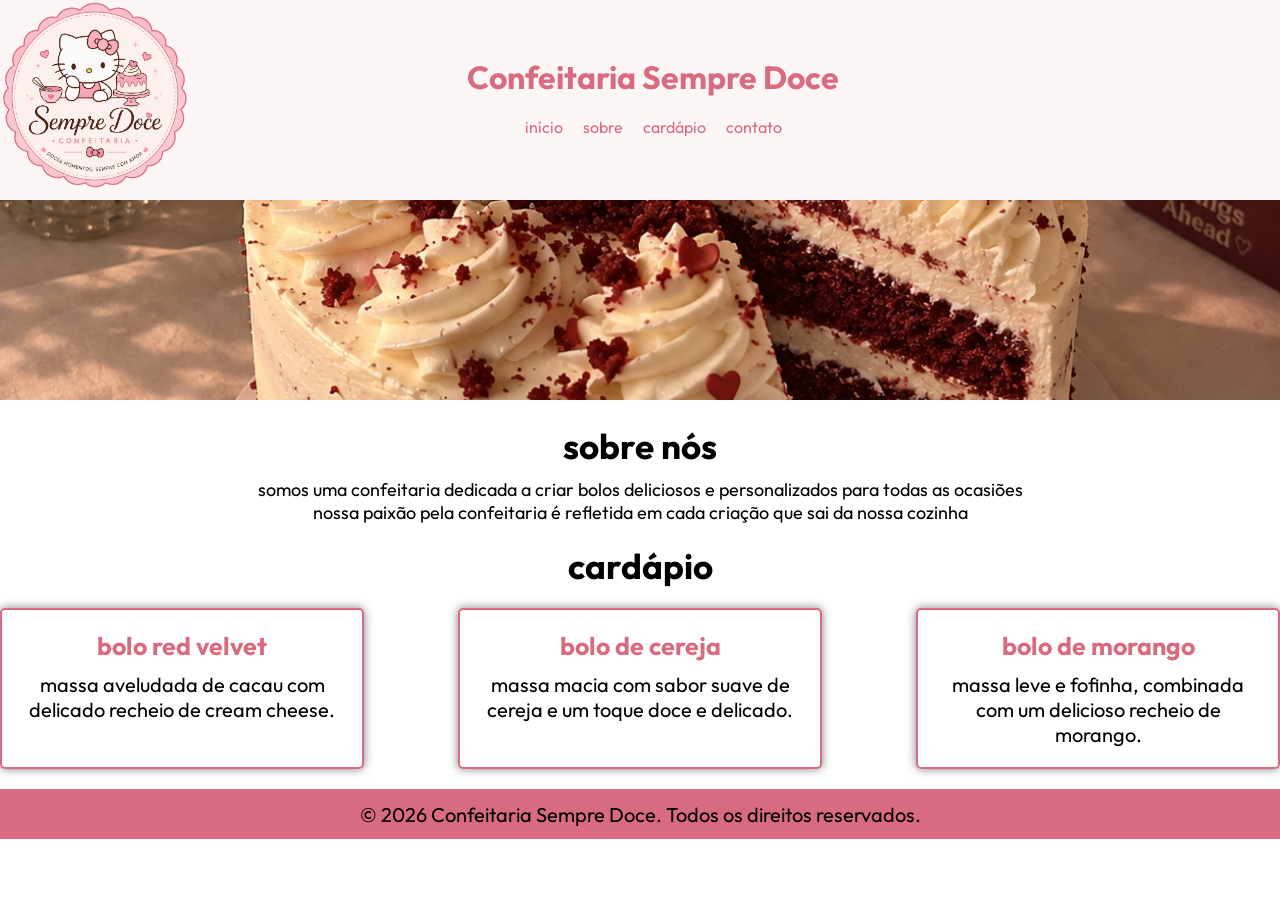
<file: index.html>
<!DOCTYPE html>
<html lang="pt-BR">

<head>
    <meta charset="UTF-8">
    <meta name="viewport" content="width=device-width, initial-scale=1.0">
    <title>home</title>
    <link rel="stylesheet" href="css/index.css">
    <link rel="preconnect" href="https://fonts.googleapis.com">
    <link rel="preconnect" href="https://fonts.gstatic.com" crossorigin>
    <link href="https://fonts.googleapis.com/css2?family=Outfit:wght@100..900&display=swap" rel="stylesheet">
</head>

<body>
    <header>
        <div class="div-logo">
            <img class="logotipo" src="img/logo.png.png" alt="logotipo da confeitaria">
        </div>
        <div class="div-menu">
            <h1>
                Confeitaria Sempre Doce
            </h1>

            <br />

            <nav>
                <ul>
                    <li>
                        <a href="index.html">início</a>
                    </li>
                    <li>
                        <a href="pages/sobre.html">sobre</a>
                    </li>
                    <li>
                        <a href="pages/cardapio.html">cardápio</a>
                    </li>
                    <li>
                        <a href="pages/contato.html">contato</a>
                    </li>
                </ul>
            </nav>
        </div>
        <div class="div-logo"></div>
    </header>


    <img id="img" class="img-bolo" src="img/bolo1.png" alt="">

    <section class="sobre">
        <h2>sobre nós</h2>
        <p>
            somos uma confeitaria dedicada a criar
            bolos deliciosos e personalizados para todas as
            ocasiões <br>
            nossa paixão pela confeitaria é refletida em cada
            criação que sai da nossa cozinha
        </p>
    </section>

    <section class="sobre">
        <h2>cardápio</h2>
        <div class="menu-cardapio-itens">
            <div class="menu-cardapio-item">
                <h3>bolo red velvet</h3>
                <p>
                    massa aveludada de cacau com delicado recheio de cream cheese.
                </p>
            </div>

            <div class="menu-cardapio-item">
                <h3>bolo de cereja</h3>
                <p>
                    massa macia com sabor suave de cereja e um toque doce e delicado.
                </p>
            </div>

            <div class="menu-cardapio-item">
                <h3>bolo de morango</h3>
                <p>
                    massa leve e fofinha, combinada com um delicioso recheio de morango.
                </p>
            </div>
        </div>

    </section>

    <footer>
        &copy; 2026 Confeitaria Sempre Doce. Todos os direitos reservados.
    </footer>


</body>
<script src="js/index.js"></script>

</html>
</file>
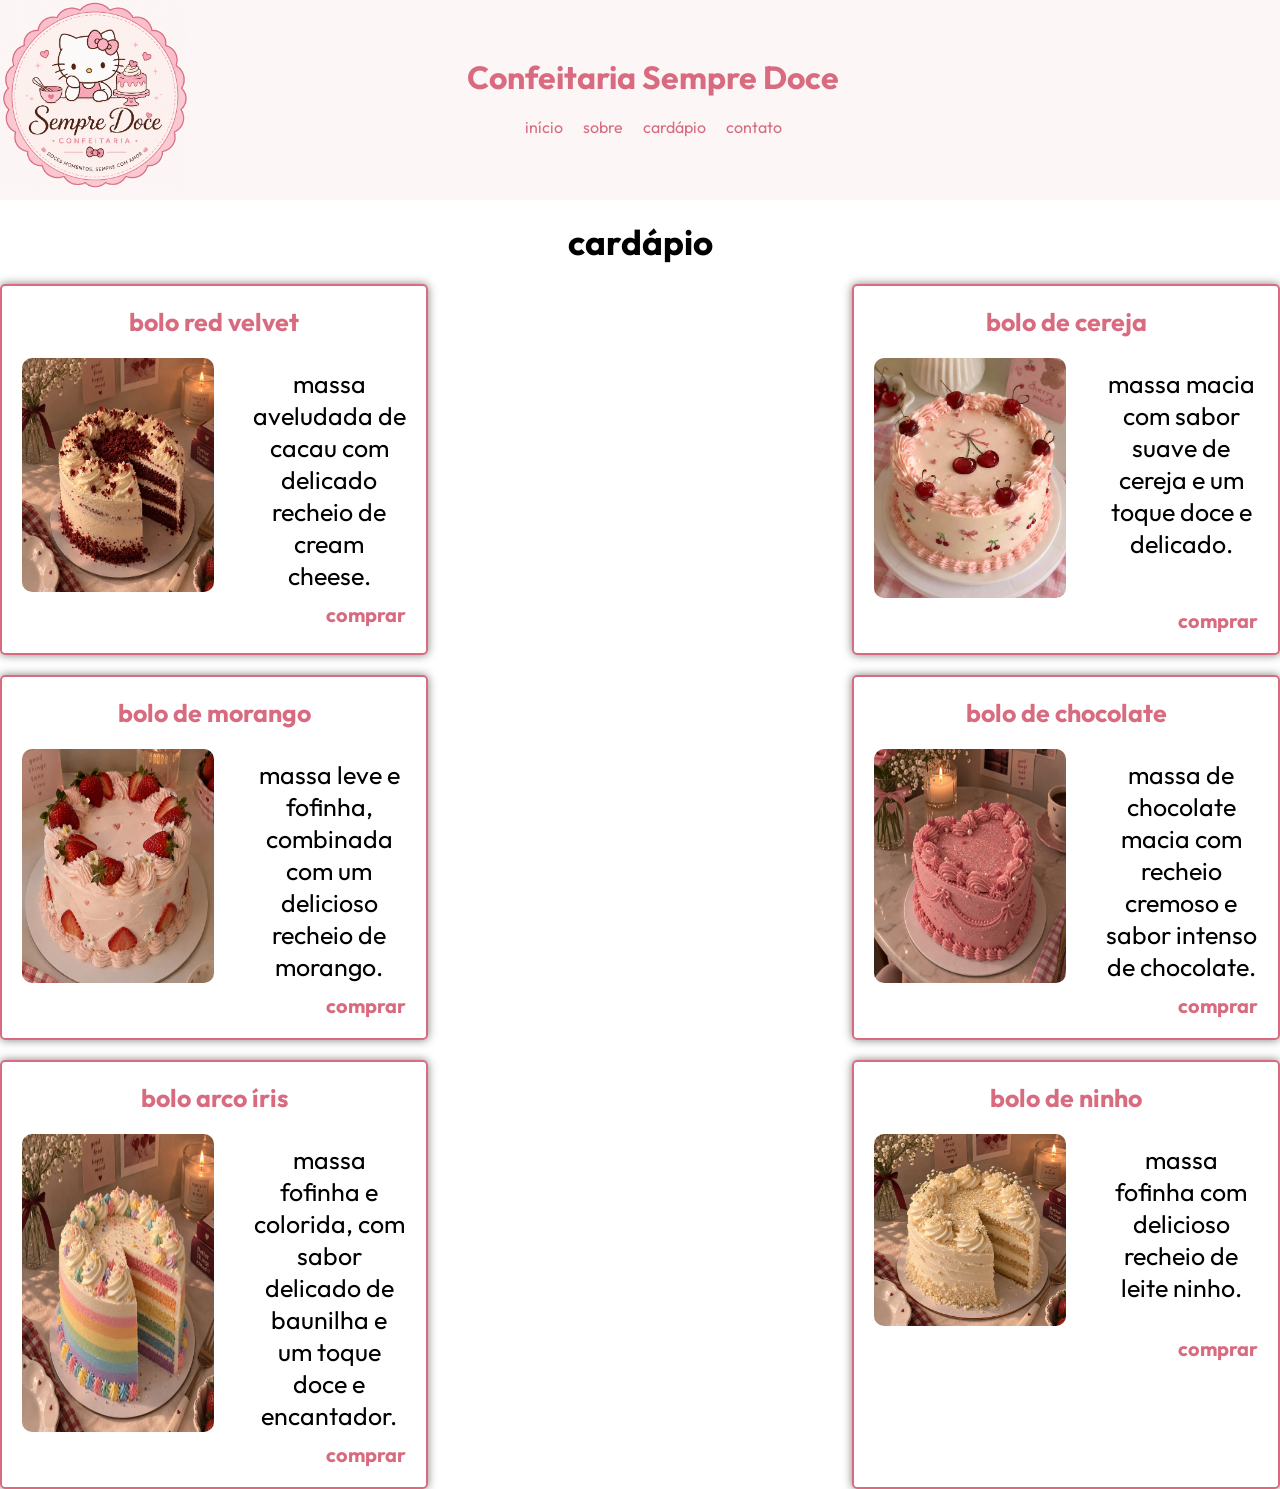
<file: pages/cardapio.html>
<!DOCTYPE html>
<html lang="pt-BR">

<head>
    <meta charset="UTF-8">
    <meta name="viewport" content="width=device-width, initial-scale=1.0">
    <title>cardápio</title>

    <link rel="stylesheet" href="../css/index.css">
    <link rel="stylesheet" href="../css/cardapio.css">

    <link rel="preconnect" href="https://fonts.googleapis.com">
    <link rel="preconnect" href="https://fonts.gstatic.com" crossorigin>
    <link href="https://fonts.googleapis.com/css2?family=Outfit:wght@100..900&display=swap" rel="stylesheet">
</head>

<body>
    <header>
        <div class="div-logo">
            <img class="logotipo" src="../img/logo.png.png" alt="logotipo da confeitaria">
        </div>
        <div class="div-menu">
            <h1>
                Confeitaria Sempre Doce
            </h1>

            <br />

            <nav>
                <ul>
                    <li>
                        <a href="../index.html">início</a>
                    </li>
                    <li>
                        <a href="pages/sobre.html">sobre</a>
                    </li>
                    <li>
                        <a href="cardapio.html">cardápio</a>
                    </li>
                    <li>
                        <a href="pages/contato.html">contato</a>
                    </li>
                </ul>
            </nav>
        </div>
        <div class="div-logo"></div>
    </header>

    <section class="sobre">
        <h2>cardápio</h2>
        <div class="menu-cardapio-itens">
            <div class="menu-cardapio-item">
                <h3>bolo red velvet</h3>

                <div class="div-card">
                    <img class="img-cardapio" src="../img/bolo1.png" alt="bolo red velvet">


                    <p>
                        massa aveludada de cacau com delicado recheio de cream cheese.
                    </p>
                </div>

                <div class="reservar">

                    <button class ="button-reserva" onclick="abrir()">
                        comprar
                    </button>

                </div>
            </div>

            <div class="menu-cardapio-item">
                <h3>bolo de cereja</h3>

                <div class="div-card">
                    <img class="img-cardapio" src="../img/bolo2.png" alt="bolo de cereja">


                    <p>
                        massa macia com sabor suave de cereja e um toque doce e delicado.
                    </p>
                </div>

                <div class="reservar">

                    <button class ="button-reserva" onclick="abrir()">
                        comprar
                    </button>

                </div>
            </div>


            <div class="menu-cardapio-item">
                <h3>bolo de morango</h3>
                <div class="div-card">
                    <img class="img-cardapio" src="../img/bolo3.png" alt="bolo de morango">


                    <p>
                        massa leve e fofinha, combinada com um delicioso recheio de morango.
                    </p>
                </div>

                <div class="reservar">

                    <button class ="button-reserva" onclick="abrir()">
                        comprar
                    </button>

                </div>
            </div>

            <div class="menu-cardapio-item">

                <h3>bolo de chocolate</h3>

                <div class="div-card">

                    <img class="img-cardapio" src="../img/bolo4.png" alt="bolo chocolate">

                    <p>
                        massa de chocolate macia com recheio cremoso e sabor intenso de chocolate.
                    </p>

                </div>

                <div class="reservar">

                    <button class="button-reserva" onclick="abrir()">
                        comprar
                    </button>

                </div>

            </div>


            <div class="menu-cardapio-item">

                <h3>bolo arco íris</h3>

                <div class="div-card">

                    <img class="img-cardapio" src="../img/bolo5.png" alt="bolo de chocolate">

                    <p>
                        massa fofinha e colorida, com sabor delicado de baunilha e um toque doce e encantador.
                    </p>

                </div>

               <div class="reservar">

                    <button class ="button-reserva" onclick="abrir()">
                        comprar
                    </button>

                </div>

            </div>


            <div class="menu-cardapio-item">

                <h3>bolo de ninho</h3>

                <div class="div-card">

                    <img class="img-cardapio" src="../img/bolo6.png" alt="bolo de baunilha">

                    <p>
                        massa fofinha com delicioso recheio de leite ninho.
                    </p>

                </div>

                <div class="reservar">

                    <button class ="button-reserva" onclick="abrir()">
                        comprar
                    </button>

                </div>

            </div>

    </section>

    <div id="fade" class="hide"></div>

    <div id="modal" class="hide">
        <div class="centralizado">
            <h2>realizar reserva</h2>
            <img src="../img/qrcode.png" alt="qrcode para pagamento via pix">
        </div>

        <div class="fechar">
            <a href="">fechar</a>
        </div>

    </div>

</body>
<script src="../js/cardapio.js"></script>

</html>
</file>
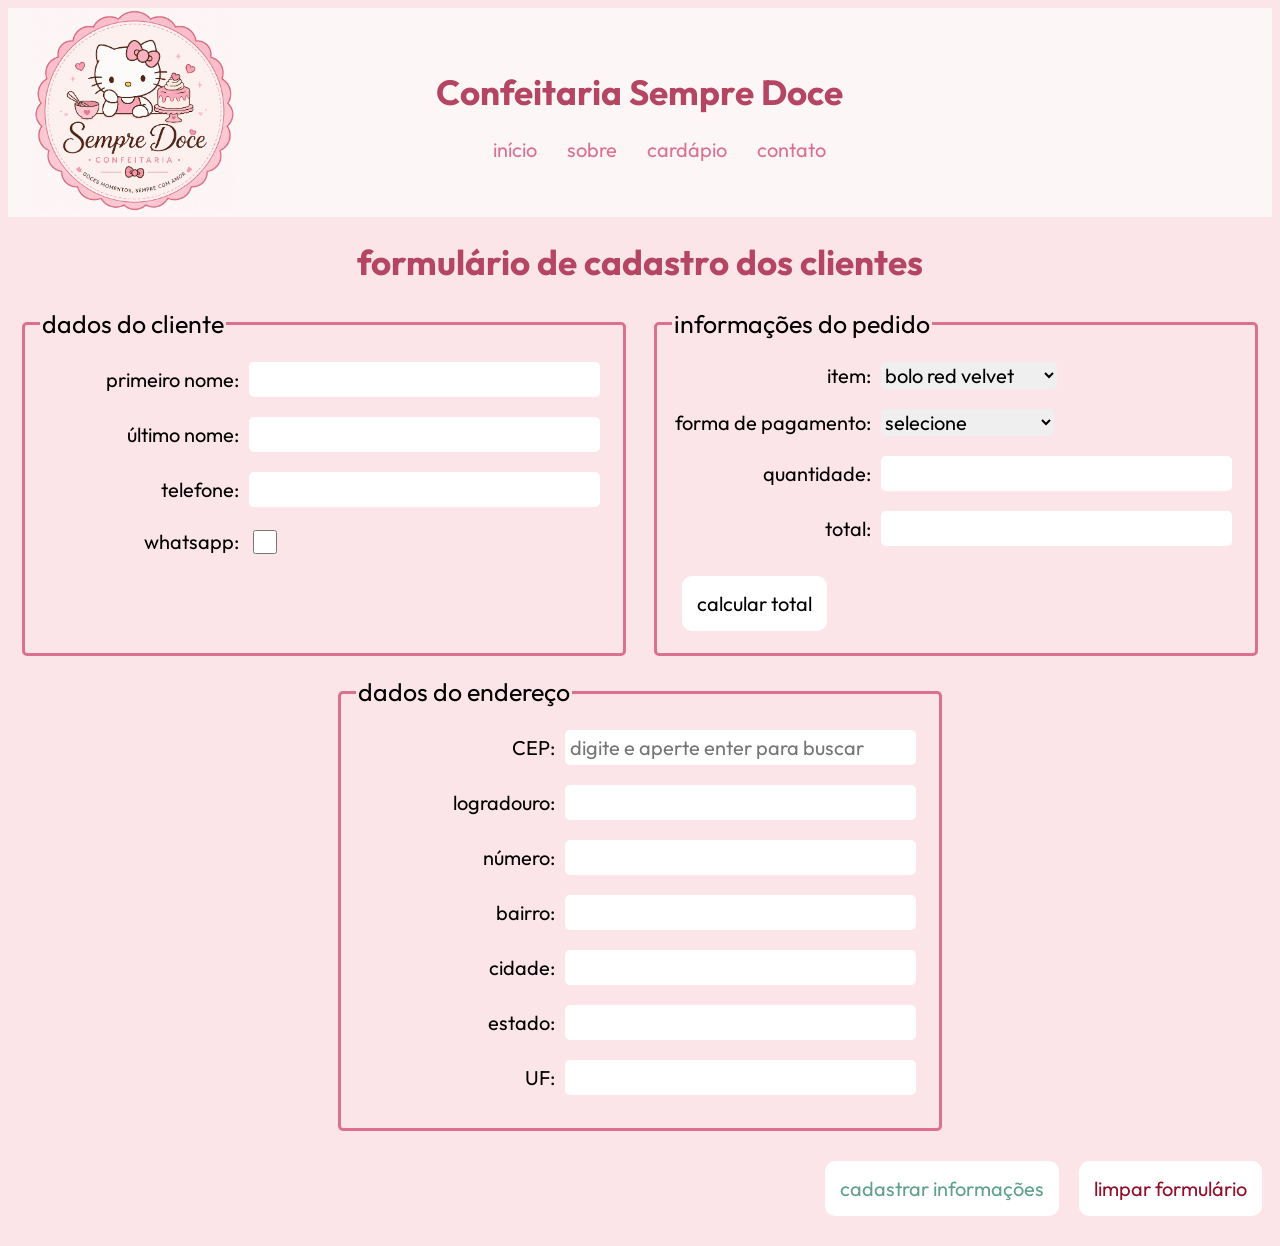
<file: pages/contato.html>
<!DOCTYPE html>
<html lang="pt-BR">

<head>
    <meta charset="UTF-8">
    <meta name="viewport" content="width=device-width, initial-scale=1.0">
    <title>Contato</title>

    <link rel="stylesheet" href="../css/contato.css">

    <link rel="preconnect" href="https://fonts.googleapis.com">
    <link rel="preconnect" href="https://fonts.gstatic.com" crossorigin>
    <link href="https://fonts.googleapis.com/css2?family=Outfit:wght@100..900&display=swap" rel="stylesheet">
</head>

<body>

    <header>
        <div class="div-logo">
            <img class="logotipo" src="../img/logo.png.png" alt="logotipo da confeitaria">
        </div>

        <div class="div-menu">
            <h1>Confeitaria Sempre Doce</h1>

            <nav>
                <ul>
                    <li><a href="../index.html">início</a></li>
                    <li><a href="sobre.html">sobre</a></li>
                    <li><a href="cardapio.html">cardápio</a></li>
                    <li><a href="contato.html">contato</a></li>
                </ul>
            </nav>
        </div>

        <div class="div-logo"></div>
    </header>

    <h1>formulário de cadastro dos clientes</h1>

    <form>

        <div class="container">

            <fieldset>
                <legend>dados do cliente</legend>

                <div>
                    <label>primeiro nome:</label>
                    <input type="text">
                </div>

                <div>
                    <label>último nome:</label>
                    <input type="text">
                </div>

                <div>
                    <label>telefone:</label>
                    <input type="tel">
                </div>

                <div>
                    <label>whatsapp:</label>
                    <input type="checkbox" class="checkbox">
                </div>
            </fieldset>

            <fieldset>
                <legend>informações do pedido</legend>

                <div>
                    <label>item:</label>
                    <select id="item">
                        <option value="50">bolo red velvet</option>
                        <option value="45">bolo de cereja</option>
                        <option value="35">bolo de morango</option>
                        <option value="40">bolo de ninho</option>
                        <option value="55">bolo arco iris</option>
                        <option value="30">bolo de chocolate</option>
                    </select>
                </div>

                <div>
                    <label>forma de pagamento:</label>
                    <select>
                        <option value="">selecione</option>
                        <option value="pix">pix</option>
                        <option value="credito">cartão de crédito</option>
                        <option value="debito">cartão de débito</option>
                        <option value="dinheiro">dinheiro</option>
                    </select>
                </div>

                <div>
                    <label>quantidade:</label>
                    <input type="number" id="quantidade" min="1" max="20">
                </div>

                <div>
                    <label>total:</label>
                    <input type="text" id="total" readonly>
                </div>

                <button type="button" onclick="calcularTotal()">
                    calcular total
                </button>
            </fieldset>

        </div>

        <div class="container">

            <fieldset>
                <legend>dados do endereço</legend>

                <div>
                    <label>CEP:</label>
                    <input onkeydown="buscar(event)" id="cep" type="text"
                        placeholder="digite e aperte enter para buscar">
                </div>

                <div>
                    <label>logradouro:</label>
                    <input id="logradouro" type="text">
                </div>

                <div>
                    <label>número:</label>
                    <input type="number">
                </div>

                <div>
                    <label>bairro:</label>
                    <input id="bairro" type="text">
                </div>

                <div>
                    <label>cidade:</label>
                    <input id="cidade" type="text">
                </div>

                <div>
                    <label>estado:</label>
                    <input id="estado" type="text">
                </div>

                <div>
                    <label>UF:</label>
                    <input id="uf" type="text">
                </div>
            </fieldset>

        </div>

        <div class="container botoes">
            <button type="submit" onclick="cadastrar(event)">
                cadastrar informações
            </button>

            <button type="reset">
                limpar formulário
            </button>
        </div>

    </form>

    <script src="../js/contato.js"></script>

</body>

</html>
</file>
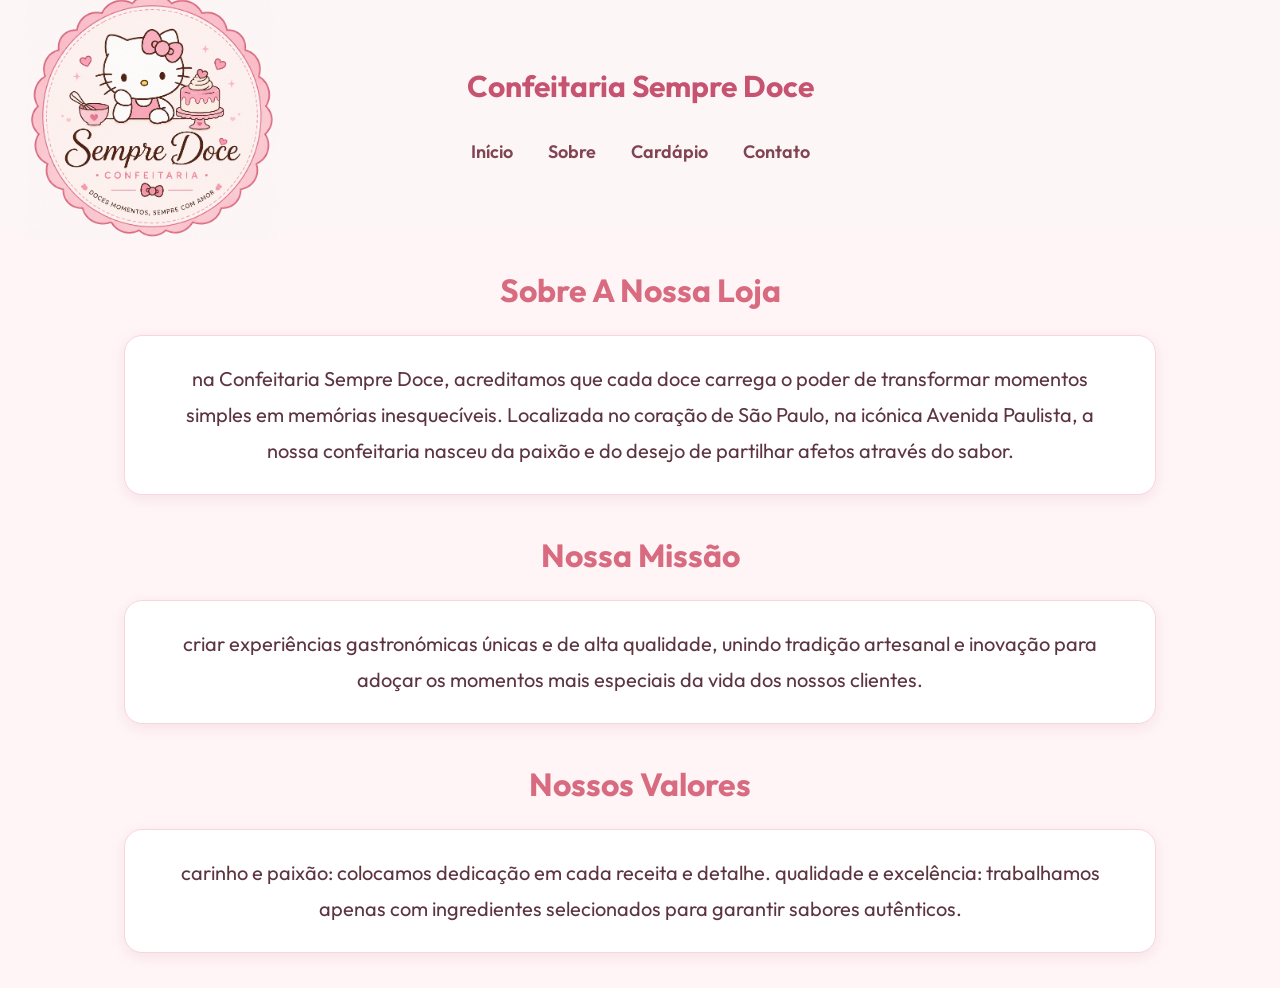
<file: pages/sobre.html>
<!DOCTYPE html>
<html lang="pt-BR">

<head>
    <meta charset="UTF-8">
    <meta name="viewport" content="width=device-width, initial-scale=1.0">
    <title>sobre</title>

    <link rel="stylesheet" href="../css/index.css">
    <link rel="stylesheet" href="/css/sobre.css">

    <link rel="preconnect" href="https://fonts.googleapis.com">
    <link rel="preconnect" href="https://fonts.gstatic.com" crossorigin>
    <link href="https://fonts.googleapis.com/css2?family=Outfit:wght@100..900&display=swap" rel="stylesheet">
</head>

<body>
    <header>
        <div class="div-logo">
            <img class="logotipo" src="../img/logo.png.png" alt="logotipo da confeitaria">
        </div>
        <div class="div-menu">
            <h1>
                Confeitaria Sempre Doce
            </h1>

            <br />

            <nav>
                <ul>
                    <li>
                        <a href="../index.html">início</a>
                    </li>
                    <li>
                        <a href="pages/sobre.html">sobre</a>
                    </li>
                    <li>
                        <a href="cardapio.html">cardápio</a>
                    </li>
                    <li>
                        <a href="pages/contato.html">contato</a>
                    </li>
                </ul>
            </nav>
        </div>
        <div class="div-logo"></div>
    </header>
    <h1>sobre a nossa loja</h1>
    <div class="div-card">
        <p>
            na Confeitaria Sempre Doce, acreditamos que cada doce 
            carrega o poder de transformar momentos simples em memórias 
            inesquecíveis. Localizada no coração de São Paulo, na icónica 
            Avenida Paulista, a nossa confeitaria nasceu da paixão e do desejo 
            de partilhar afetos através do sabor.
        </p>


    </div>

    <h1>nossa missão</h1>
    <div class="div-card">
        <p>
            criar experiências gastronómicas únicas e de alta qualidade, 
            unindo tradição artesanal e inovação para adoçar os momentos
            mais especiais da vida dos nossos clientes.
        </p>
    </div>

    <h1>nossos valores</h1>
    <div class="div-card">
        <p>
            carinho e paixão: colocamos dedicação em cada receita e detalhe.
            qualidade e excelência: trabalhamos apenas com ingredientes selecionados 
            para garantir sabores autênticos.

        </p>
    </div>

</body>

</html>
</file>
<file: css/index.css>
* {
    margin: 0;
    padding: 0;
    font-family: "Outfit", sans-serif;
}

header {
    height: 200px;
    display: flex;
    background-color: #FDF6F7;
}

.div-logo {
    width: 15%;
    height: 194px;
}

.div-menu {
    width: 85%;
    height: 194px;
    display: flex;
    flex-direction: column;
    align-items: center;
    justify-content: center;
}

.logotipo {
    height: 190px;
}


ul {
    display: flex;
    gap: 20px;
    justify-content: center;
    list-style-type: none;
}

h1 {
    color: #D86B7F;
}

a {
    text-decoration: none;
    color: #D86B7F;

}

a:hover {
    cursor: pointer;
    text-decoration: underline;
}

.img-bolo {
    width: 100%;
    height: 200px;
    object-fit: cover;
}

.sobre {
    text-align: center;
    margin-top: 10px;
}

h2 {
    font-size: 35px;
    margin-top: 20px;
}

p {
    font-size: 18px;
    margin-top: 10px;
}

.menu-cardapio-itens {
    display: flex;
    justify-content: space-between;   
    margin-top: 20px;
}

.menu-cardapio-item {
    border: 2px solid #D86B7F;
    border-radius: 5px;
    width: 25%;
    box-shadow: 0 0 10px rgba(0, 0, 0, 0.5);
    padding: 20px;
}

h3 {
    font-size: 25px;
    color: #D86B7F;
    font-weight: bold;
}

.menu-cardapio-item p {
    font-size: 20px;

}

footer {
    background-color: #D86B7F;
    height: 50px;
    margin-top: 20px;
    font-size: 20px;
    display: flex;
    justify-content: center;
    align-items: center;
}
</file>
<file: css/cardapio.css>
.img-cardapio {
    width: 50%;
    border-radius: 10px;
}

.div-card {
    display: flex;
    gap: 10%;
    padding-bottom: 10px ;
}

.div-card p {
    font-size: 25px;
    text-align: center;
    width: 80%;
}

.menu-cardapio-item h3 {
    margin-bottom: 20px;
}

.reservar {
    text-align: right;
}

.reservar a {
    font-size: 20px;
    margin-right: 10px;
}

.menu-cardapio-itens {
    display: flex;
    flex-wrap: wrap;
    gap: 20px;
}

.menu-cardapio-item {
    width: 30%;
}

.hide {
    display: none;
}

.fade {
    position: fixed;
    top: 0;
    left: 0;
    width: 100%;
    height: 100%;
    background-color: rgba(0, 0, 0, 0.5);
    z-index: 1;
}

.modal {
    position: fixed;
    top: 50%;
    left: 50%;
    transform: translate(-50%, -50%);
    background-color: rgb(255, 235, 242);
    border-radius: 10px;
    width: 300px;
    padding: 10px;
    z-index: 2;
    padding: 10px 50px 10px 50px;
}

.fechar {
    text-align: right;
}

.button-reserva {
    text-decoration: none;
    cursor: pointer;
    font-size: 20px;
    background-color: transparent;
    border: 0px;
    color: #D86B7F;
    font-weight: bold;
}

.button-reserva:hover {
    text-decoration: underline;
}

.centralizado {
    text-align: center;
}
</file>
<file: css/contato.css>
* {
    font-family: "Outfit", sans-serif;
}

body {
    background-color: rgb(252, 229, 232);
}

header {
    display: flex;
    justify-content: space-around;
    align-items: center;
    background-color: #FDF6F7;
}

.div-logo {
    width: 20%;
    text-align: center;
}

.logotipo {
    width: 205px;
}

.div-menu {
    width: 60%;
    text-align: center;
}

nav ul {
    display: flex;
    justify-content: center;
    gap: 30px;
    list-style: none;
}

nav a {
    text-decoration: none;
    color: palevioletred;
    font-size: 20px;
}

h1 {
    text-align: center;
    font-size: 35px;
    color: rgb(180, 70, 100);
}

.container {
    display: flex;
    justify-content: space-around;
    margin-bottom: 20px;
}

legend {
    font-size: 25px;
    margin-bottom: 15px;
}

fieldset {
    width: 45%;
    font-size: 20px;
    border: 3px solid palevioletred;
    border-radius: 5px;
}

fieldset div {
    display: flex;
    align-items: center;
    margin-bottom: 20px;
}

label {
    width: 35%;
    text-align: right;
    margin-right: 10px;
}

input {
    width: 60%;
    padding: 5px;
}

label,
input,
select,
textarea {
    font-size: 20px;
}

input,
select,
textarea {
    border: 0px;
    border-radius: 5px;
}

input[type=checkbox] {
    width: 24px;
    height: 24px;
}

button {
    font-size: 20px;
    padding: 15px;
    border: 0px;
    border-radius: 10px;
    margin: 10px;
    background-color: white;
    cursor: pointer;
}

button:hover {
    text-decoration: underline;
}

.botoes {
    justify-content: right;
}

button[type=reset] {
    color: rgb(146, 15, 41);
}

button[type=submit] {
    color: rgb(96, 161, 140);
}
</file>
<file: css/sobre.css>
body {
    font-family: "Outfit", sans-serif;
    background-color: #fff5f7;
    color: #5c3540;
    margin: 0;
    padding: 0;
}

body > h1 {
    text-align: center;
    color: #d86b7f;
    font-size: 32px;
    margin-top: 40px;
    margin-bottom: 25px;
    text-transform: capitalize;
}

header {
    display: flex;
    align-items: center;
    justify-content: space-between;
    background-color: #FDF6F7;
    padding: 15px 30px;
}


.div-logo {
    width: 20%;
    display: flex;
    justify-content: center;
    align-items: center;
}

.logotipo {
    width: 250px;
    height: auto;
}


.div-menu {
    width: 60%;
    text-align: center;
}

.div-menu h1 {
    color: #c65370;
    font-size: 30px;
    margin: 0;
}


nav ul {
    display: flex;
    justify-content: center;
    gap: 35px;
    list-style: none;
    padding: 0;
    margin-top: 15px;
}

nav a {
    text-decoration: none;
    color: #814452;
    font-size: 18px;
    font-weight: 600;
    transition: 0.3s;
    text-transform: capitalize;
}

nav a:hover {
    color: #d86b7f;
    text-decoration: underline;
}


.div-card {
    display: flex;
    justify-content: center;
    align-items: center;
    width: 75%;
    margin: 0 auto 35px auto;
    padding: 25px 35px;
    background-color: #ffffff;
    border-radius: 18px;
    box-shadow: 0 4px 15px rgba(180, 90, 120, 0.12);
    border: 1px solid #f8d5df;
    transition: 0.3s;
}

.div-card p {
    font-size: 20px;
    line-height: 1.8;
    text-align: center;
    width: 100%;
    margin: 0;
}
</file>
